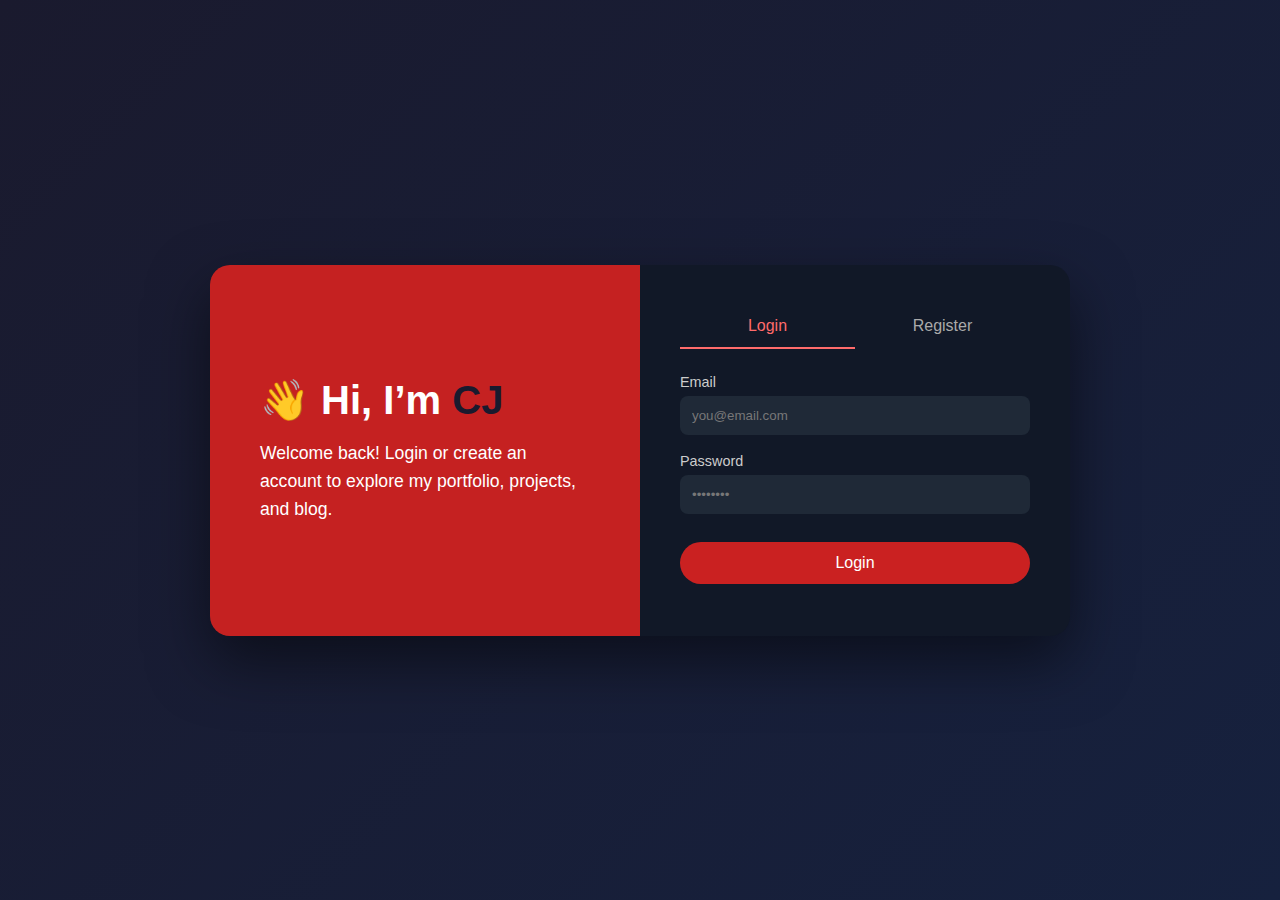
<file: index.html>
<!DOCTYPE html>
<html lang="en">
<head>
    <meta charset="UTF-8">
    <meta name="viewport" content="width=device-width, initial-scale=1.0">
    <title>CJ Roldan | Login</title>
    <link rel="stylesheet" href="style.css">
</head>
<body>

<div class="auth-wrapper">
    <div class="auth-card">

        <!-- Left Branding -->
        <div class="auth-brand">
            <h1>👋 Hi, I’m <span>CJ</span></h1>
            <p>
                Welcome back!  
                Login or create an account to explore my portfolio,
                projects, and blog.
            </p>
        </div>

        <!-- Right Form -->
        <div class="auth-form">
            <div class="tabs">
                <button class="tab active" onclick="switchTab('login')">Login</button>
                <button class="tab" onclick="switchTab('register')">Register</button>
            </div>

            <div class="form-container">

                <!-- Login -->
                <form class="form active" id="loginForm">
                    <div class="form-group">
                        <label>Email</label>
                        <input type="email" id="loginEmail" placeholder="you@email.com" required>
                    </div>

                    <div class="form-group">
                        <label>Password</label>
                        <input type="password" id="loginPassword" placeholder="••••••••" required>
                    </div>

                    <button class="submit-btn">Login</button>
                    <div class="message" id="loginMessage"></div>
                </form>

                <!-- Register -->
                <form class="form" id="registerForm">
                    <div class="form-group">
                        <label>Name</label>
                        <input type="text" id="registerName" placeholder="Your full name" required>
                    </div>

                    <div class="form-group">
                        <label>Email</label>
                        <input type="email" id="registerEmail" placeholder="you@email.com" required>
                    </div>

                    <div class="form-group">
                        <label>Password</label>
                        <input type="password" id="registerPassword" placeholder="Min. 6 characters" required>
                    </div>

                    <div class="form-group">
                        <label>Confirm Password</label>
                        <input type="password" id="confirmPassword" placeholder="Repeat password" required>
                    </div>

                    <button class="submit-btn">Create Account</button>
                    <div class="message" id="registerMessage"></div>
                </form>

            </div>
        </div>

    </div>
</div>

<script src="script.js"></script>
</body>
</html>
</file>
<file: style.css>
/* ===== RESET ===== */
* {
    margin: 0;
    padding: 0;
    box-sizing: border-box;
    font-family: 'Segoe UI', Tahoma, sans-serif;
}

/* ===== PAGE BACKGROUND ===== */
body {
    min-height: 100vh;
    background: linear-gradient(135deg, #1a1a2e, #16213e);
    display: flex;
    justify-content: center;
    align-items: center;
    color: #fff;
}

/* ===== AUTH WRAPPER ===== */
.auth-wrapper {
    width: 100%;
    max-width: 900px;
    padding: 20px;
}

.auth-card {
    background: #111827;
    border-radius: 20px;
    display: grid;
    grid-template-columns: 1fr 1fr;
    overflow: hidden;
    box-shadow: 0 25px 60px rgba(0, 0, 0, 0.5);
}

/* ===== BRAND SIDE ===== */
.auth-brand {
    background: linear-gradient(135deg, #c52121, #c52121);
    padding: 50px;
    display: flex;
    flex-direction: column;
    justify-content: center;
}

.auth-brand h1 {
    font-size: 2.5rem;
    margin-bottom: 15px;
}

.auth-brand span {
    color: #1a1a2e;
}

.auth-brand p {
    font-size: 1.1rem;
    line-height: 1.6;
}

/* ===== FORM SIDE ===== */
.auth-form {
    padding: 40px;
}

/* ===== TABS ===== */
.tabs {
    display: flex;
    margin-bottom: 25px;
}

.tab {
    flex: 1;
    padding: 12px;
    background: none;
    border: none;
    color: #aaa;
    font-size: 1rem;
    cursor: pointer;
    border-bottom: 2px solid transparent;
    transition: 0.3s;
}

.tab.active {
    color: #ff6b6b;
    border-bottom: 2px solid #ff6b6b;
}

/* ===== FORMS ===== */
.form {
    display: none;
    animation: fade 0.4s ease;
}

.form.active {
    display: block;
}

@keyframes fade {
    from {
        opacity: 0;
        transform: translateY(10px);
    }
    to {
        opacity: 1;
        transform: translateY(0);
    }
}

/* ===== FORM GROUP ===== */
.form-group {
    margin-bottom: 18px;
}

.form-group label {
    display: block;
    font-size: 0.9rem;
    margin-bottom: 6px;
    color: #ccc;
}

.form-group input {
    width: 100%;
    padding: 12px;
    border-radius: 8px;
    border: none;
    outline: none;
    background: #1f2937;
    color: #fff;
}

.form-group input::placeholder {
    color: #777;
}

/* ===== BUTTON ===== */
.submit-btn {
    width: 100%;
    padding: 12px;
    margin-top: 10px;
    border: none;
    border-radius: 25px;
    background: linear-gradient(135deg, #ca2121, #ca2121);
    color: #fff;
    font-size: 1rem;
    cursor: pointer;
    transition: transform 0.3s, box-shadow 0.3s;
}

.submit-btn:hover {
    transform: translateY(-2px);
    box-shadow: 0 10px 25px rgba(255, 107, 107, 0.4);
}

/* ===== MESSAGE ===== */
.message {
    margin-top: 12px;
    font-size: 0.9rem;
    text-align: center;
}

/* ===== RESPONSIVE ===== */
@media (max-width: 768px) {
    .auth-card {
        grid-template-columns: 1fr;
    }

    .auth-brand {
        text-align: center;
    }
}
</file>
